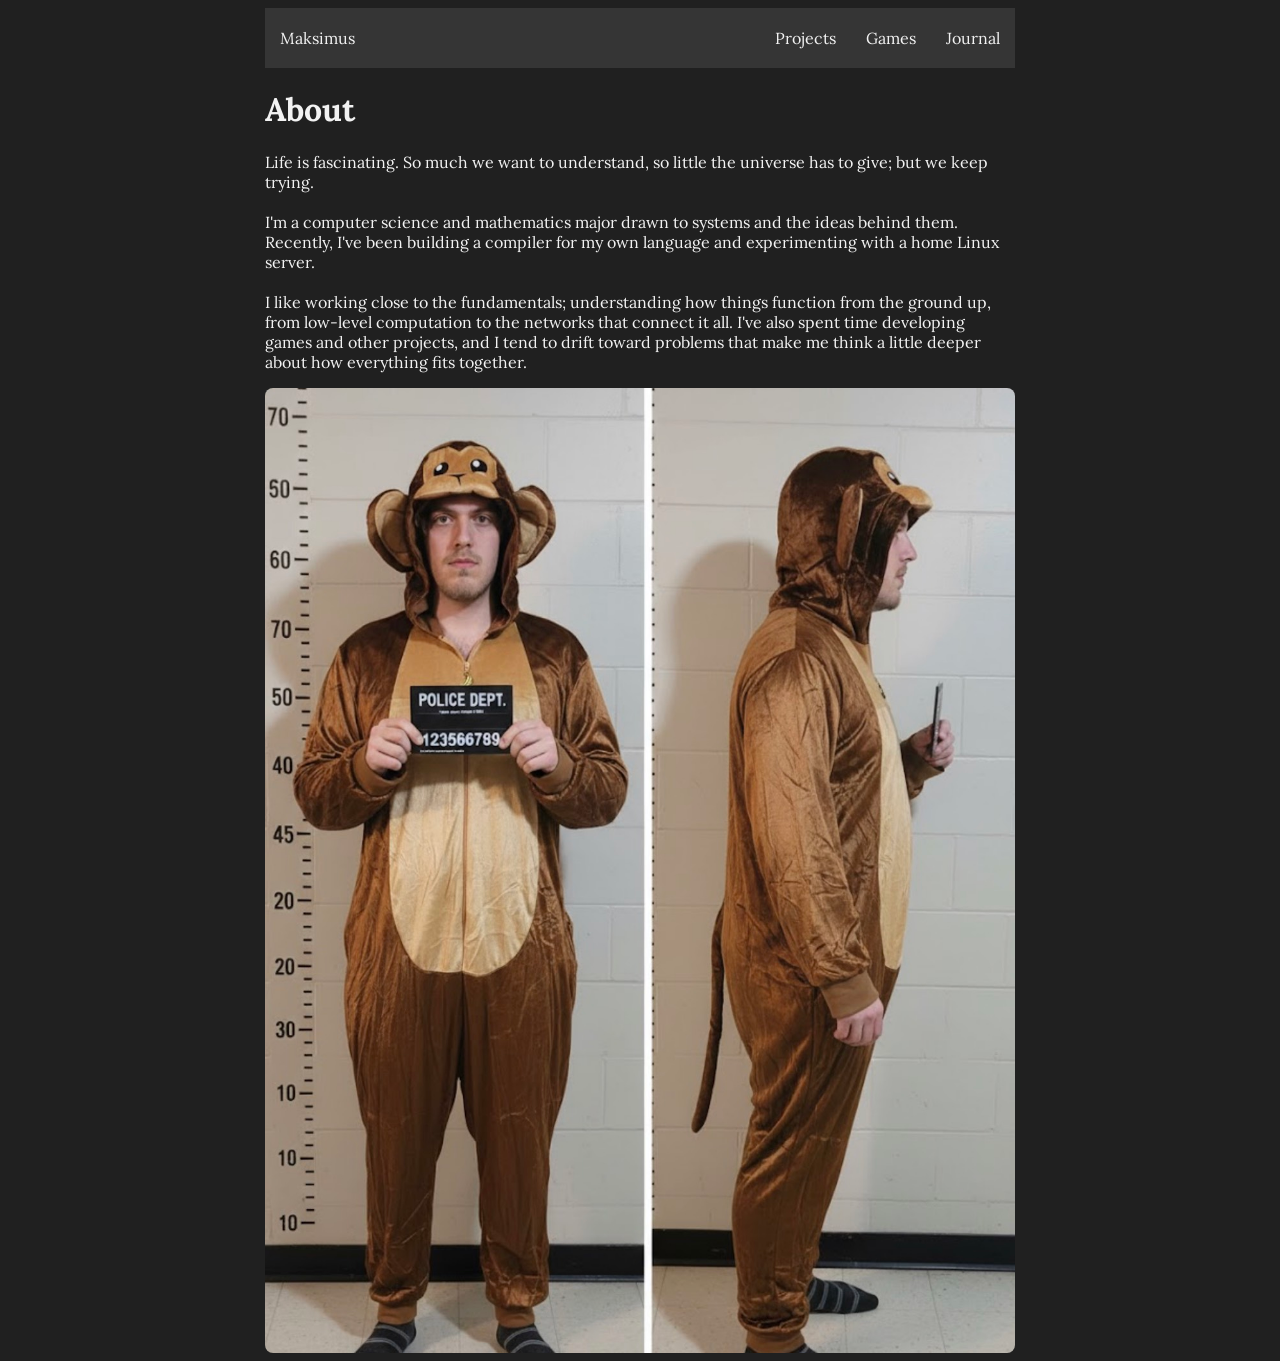
<file: index.html>
<!DOCTYPE html>
<html>

<head>
  <title>Maksimus</title>
  <link rel="stylesheet" href="style.css">
  <script src="font.js"></script>
</head>

<body>
  <div class="navbar">
    <a href=".">Maksimus</a>
    <a href="/projects/">Projects</a>
    <a href="/games/">Games</a>
    <a href="/journal/">Journal</a>
  </div>
  <div class="container">

    <h1 class="about-title">About </h1>
    <p>Life is fascinating. So much we want to understand, so little the universe has to give; but we keep trying.
      <br> <br> I'm a computer science and mathematics major drawn to systems and the ideas behind them. Recently, I've been building a compiler for my own language and experimenting with a home Linux server.
      <br> <br> I like working close to the fundamentals; understanding how things function from the ground up, from low-level computation to the networks that connect it all. I've also spent time developing games and other projects, and I tend to drift toward problems that make me think a little deeper about how everything fits together.
    </p>

    
    <img src="monkemus-arrested-ai.jpg" alt="Monkemus" class="monkemus-image">
    <!-- <button onclick="sayHi()">Click me</button> -->

    <script src="testscript.js"></script>
  </div>
</body>

</html>

<!--     <p>Life is fascinating. So much we want to understand, so little the universe has to give; but we keep trying.
      <br> <br> I'm a computer science and mathematics major drawn to systems and the ideas behind them. Recently, I've been building a compiler for my own language and experimenting with a home Linux server.
      <br> <br> I like working close to the fundamentals; understanding how things function from the ground up, from low-level computation to the networks that connect it all. I've also spent time developing games and other projects, and I tend to drift toward problems that make me think a little deeper about how everything fits together.
    </p>-->
</file>
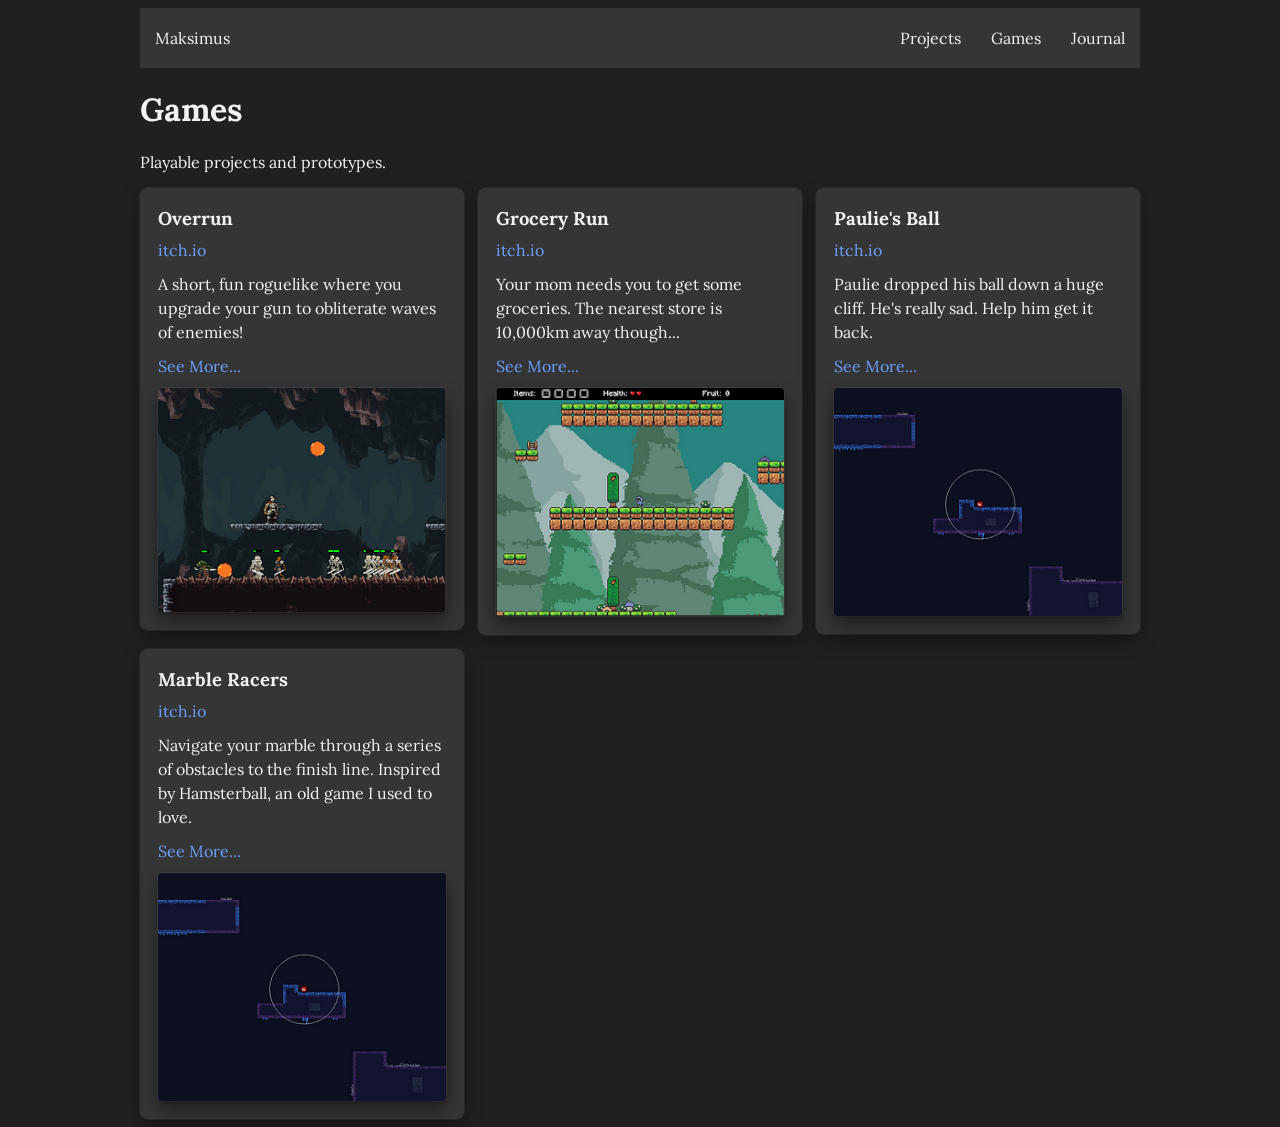
<file: games/index.html>
<!DOCTYPE html>
<html>

<head>
  <title>Games</title>
  <link rel="stylesheet" href="../style.css">
  <script src="../font.js"></script>
</head>

<body class="games-page">
  <div class="navbar">
    <a href="../">Maksimus</a>
    <a href="../projects/">Projects</a>
    <a href="../games/">Games</a>
    <a href="../journal/">Journal</a>
  </div>

  <div class="games-container">
    <h1>Games</h1>
    <p>Playable projects and prototypes.</p>

    <div class="games-grid">
      <article class="game-card">
        <h2 class="game-title">Overrun</h2>
        <a href="https://bluchie.itch.io/overrun" class="game-link" target="_blank" rel="noopener noreferrer">itch.io</a>
        <p class="game-description">A short, fun roguelike where you upgrade your gun to obliterate waves of enemies!</p>
        <button class="game-toggle game-see-more" type="button">See More...</button>
        <p class="game-description game-description-extra" hidden>I think the time between upgrades takes too long, but it still ends up being fun. Stick it out to the third upgrade, they're super-upgrades, and a lot more fun to play with.</p>
        <button class="game-toggle game-see-less" type="button" hidden>See Less...</button>
        <img src="../images/overrun-sc.png" alt="Where's the game?" class="game-image">
      </article>

      <article class="game-card">
        <h2 class="game-title">Grocery Run</h2>
        <a href="https://bluchie.itch.io/grocery-run" class="game-link" target="_blank" rel="noopener noreferrer">itch.io</a>
        <p class="game-description">Your mom needs you to get some groceries. The nearest store is 10,000km away though...</p>
        <button class="game-toggle game-see-more" type="button">See More...</button>
        <p class="game-description game-description-extra" hidden>A short fun platformer I made. I tried to make it more polished; it was meant to be a bigger project, but I stopped at 2 worlds.</p>
        <button class="game-toggle game-see-less" type="button" hidden>See Less...</button>
        <img src="../images/grocery-run-sc.png" alt="Where's the game?" class="game-image">
      </article>

      <article class="game-card">
        <h2 class="game-title">Paulie's Ball</h2>
        <a href="https://bluchie.itch.io/paulies-ball" class="game-link" target="_blank" rel="noopener noreferrer">itch.io</a>
        <p class="game-description">Paulie dropped his ball down a huge cliff. He's really sad. Help him get it back.</p>
        <button class="game-toggle game-see-more" type="button">See More...</button>
        <p class="game-description game-description-extra" hidden>Inspired by Faudian games like Jump King, this game has a simple mechanic but is endlessly frustrating. The first world is polished, but the rest is kind of unfinished. Give it a try if you'd like!</p>
        <button class="game-toggle game-see-less" type="button" hidden>See Less...</button>
        <img src="../images/paulies-ball-sc.png" alt="Where's the game?" class="game-image">
      </article>

      <article class="game-card">
        <h2 class="game-title">Marble Racers</h2>
        <a href="https://bluchie.itch.io/marble-racers" class="game-link" target="_blank" rel="noopener noreferrer">itch.io</a>
        <p class="game-description">Navigate your marble through a series of obstacles to the finish line. Inspired by Hamsterball, an old game I used to love.</p>
        <button class="game-toggle game-see-more" type="button">See More...</button>
        <p class="game-description game-description-extra" hidden>Inspired by Faudian games like Jump King, this game has a simple mechanic but is endlessly frustrating. The first world is polished, but the rest is kind of unfinished. Give it a try if you'd like!</p>
        <button class="game-toggle game-see-less" type="button" hidden>See Less...</button>
        <img src="../images/paulies-ball-sc.png" alt="Where's the game?" class="game-image">
      </article>
    </div>
  </div>
  <script>
    document.querySelectorAll('.game-card').forEach((card) => {
      const seeMore = card.querySelector('.game-see-more');
      const seeLess = card.querySelector('.game-see-less');
      const extra = card.querySelector('.game-description-extra');

      if (!seeMore || !seeLess || !extra) return;

      seeMore.addEventListener('click', () => {
        extra.hidden = false;
        seeMore.hidden = true;
        seeLess.hidden = false;
      });

      seeLess.addEventListener('click', () => {
        extra.hidden = true;
        seeMore.hidden = false;
        seeLess.hidden = true;
      });
    });
  </script>
</body>

</html>
</file>
<file: style.css>
body {
  font-family: var(--font, serif);
  background-color: #202020; /* #e3a784; */
  text-align: left;
  color: #f2f2f2;
}

.navbar {
  display: flex;
  max-width: 750px;
  background-color: #353535;
  text-align: right;
  color: #fff;
  padding: 20px 0;
  margin: 0 auto;
}

.navbar a { /* navbar links */
  color: #f2f2f2;           /* same as your body text */
  text-decoration: none;    /* removes the underline */
  padding: 0 15px;
}

.navbar a:first-child {
  margin-right: auto;
}

.container {
  max-width: 750px;
  margin: 0 auto;
  padding: 0 20px;
}


/* projects */
.project-card {
  background-color: #353535;
  padding: 24px;
  margin-bottom: 24px;
  border-radius: 8px;
  display: flex;
  flex-direction: column;
  align-items: stretch;
  overflow: visible;
}

.project-header {
  display: flex;
  justify-content: space-between;
  align-items: baseline;
  margin-bottom: 20px;
}

.project-name {
  font-size: 1.25rem;
  margin: 0;
}

.project-tech {
  font-size: 0.875rem;
  color: #d3d3d3;
}

.project-link {
  display: inline-block;
  margin-bottom: 12px;
  color: #6b9fff;
  text-decoration: none;
}

.project-description {
  margin: 0 0 16px 0;
  line-height: 1.5;
}

.project-footnote {
  margin: 0 0 16px 0;
  line-height: 1.5;
  font-size: 0.8rem;
  font-style: italic;
  color: #d3d3d3;
}

.project-image {
  width: auto;
  max-width: 100%;
  min-width: 0;
  height: auto;
  border-radius: 4px;
  display: block;
  align-self: center;
  margin: 4px 0 0 0;
  /* Dark-on-dark cards need a light edge + strong shadow to read */
  box-shadow:
    0 0 0 1px rgba(255, 255, 255, 0.08),
    0 1px 2px rgba(0, 0, 0, 0.5),
    0 10px 24px rgba(0, 0, 0, 0.55),
    0 20px 48px rgba(0, 0, 0, 0.35);
}

.project-image + .project-image {
  margin-top: 20px;
}

/* Hide image section when there's no image (optional) */
.project-card:not(:has(.project-image)) .project-image {
  display: none;
}

/* code box */
.code-box {
  background-color: #1e1e1e;
  border-radius: 8px;
  overflow: hidden;
  margin: 16px 0;
}

.code-box pre {
  margin: 0;
  padding: 20px;
  overflow-x: auto;
}

.code-box code {
  font-family: 'Fira Code', 'Consolas', 'Monaco', 'Courier New', monospace;
  font-size: 0.9rem;
  line-height: 1.5;
  color: #d4d4d4;
}

/* prism - CODE_* color scheme */
.code-box .token.fn-keyword { color: #C9C279; }   /* fn */
.code-box .token.function-call { color: #BF5151; }  /* main, add, print - function names */
.code-box .token.variable { color: #EBEBEB; }     /* x, y, i - variables (punctuation-colored) */
.code-box .token.type { color: #9B69CF; }        /* int, float */
.code-box .token.number,
.code-box .token.string { color: #B5CEA8; }      /* literals: 0, 1, 2.71, "..." */
.code-box .token.keyword { color: #78BDC0; }     /* return, if, else, while */
.code-box .token.comment { color: #AFAFAF; }     /* // ... */
.code-box .token.punctuation,
.code-box .token.operator { color: #EBEBEB; }    /* ( ) { } ; = + ... */

/* images */
.android-image-row {
  display: flex;
  flex-wrap: wrap;
  justify-content: center;
  align-items: center;
  gap: 30px;
  margin-top: 4px;
}

.android-image-row .android-image {
  flex: 0 0 auto;
  max-width: 100%;
  object-fit: contain;
}

.android-image {
  display: block;
  max-width: 100%;
  max-height: 400px;
  width: auto;
  height: auto;
  align-self: center;
  border-radius: 4px;
  box-shadow:
    0 0 0 1px rgba(255, 255, 255, 0.08),
    0 1px 2px rgba(0, 0, 0, 0.5),
    0 10px 24px rgba(0, 0, 0, 0.55),
    0 20px 48px rgba(0, 0, 0, 0.35);
}

/* Discord screenshots: full column width (card edge to edge), proportional columns from intrinsic widths */
.discord-image-row {
  display: grid;
  grid-template-columns: minmax(0, 455fr) minmax(0, 569fr);
  gap: 12px;
  width: 100%;
  margin-top: 4px;
  padding: 0 12px;
  box-sizing: border-box;
  align-items: start;
}

.discord-image-row .discord-image {
  width: 100%;
  height: auto;
  display: block;
  object-fit: contain;
  border-radius: 4px;
  box-shadow:
    0 0 0 1px rgba(255, 255, 255, 0.08),
    0 1px 2px rgba(0, 0, 0, 0.5),
    0 10px 24px rgba(0, 0, 0, 0.55),
    0 20px 48px rgba(0, 0, 0, 0.35);
}

@media (max-width: 520px) {
  .discord-image-row {
    grid-template-columns: 1fr;
  }
}

/* games */
.games-container {
  max-width: 1000px;
  margin: 0 auto;
  padding: 0 20px;
}

.games-page .navbar {
  max-width: 1000px;
}

.games-grid {
  width: 100%;
  display: grid;
  grid-template-columns: repeat(3, minmax(0, 1fr));
  gap: 14px;
  align-items: start;
}

.game-card {
  background-color: #353535;
  border-radius: 8px;
  padding: 18px;
  display: flex;
  flex-direction: column;
  box-shadow:
    0 0 0 1px rgba(255, 255, 255, 0.06),
    0 6px 18px rgba(0, 0, 0, 0.35);
  transition: transform 140ms ease, box-shadow 140ms ease;
}

.game-card:hover {
  transform: translateY(-4px) scale(1.02);
  box-shadow:
    0 0 0 1px rgba(255, 255, 255, 0.08),
    0 10px 24px rgba(0, 0, 0, 0.45);
}

.game-title {
  margin: 0 0 10px 0;
  font-size: 1.15rem;
}

.game-link {
  display: inline-block;
  margin-bottom: 12px;
  color: #6b9fff;
  text-decoration: none;
}

.game-description {
  margin: 0 0 12px 0;
  line-height: 1.5;
}

.game-toggle {
  border: 0;
  padding: 0;
  background: transparent;
  color: #6b9fff;
  cursor: pointer;
  font: inherit;
  text-align: left;
  margin: 0 0 12px 0;
}

.game-toggle:hover {
  text-decoration: underline;
}

.game-description-extra {
  margin-top: 0;
}

.game-image {
  margin-top: auto;
  width: 100%;
  height: auto;
  border-radius: 4px;
  display: block;
  box-shadow:
    0 0 0 1px rgba(255, 255, 255, 0.08),
    0 1px 2px rgba(0, 0, 0, 0.5),
    0 8px 18px rgba(0, 0, 0, 0.45);
}

@media (max-width: 980px) {
  .games-grid {
    grid-template-columns: repeat(2, minmax(0, 1fr));
  }
}

@media (max-width: 640px) {
  .games-grid {
    grid-template-columns: 1fr;
  }
}

/* monkemus image */
.monkemus-image {
  max-width: 750px;
  border-radius: 8px;
  display: block;
  margin: 0 auto;
}
</file>
